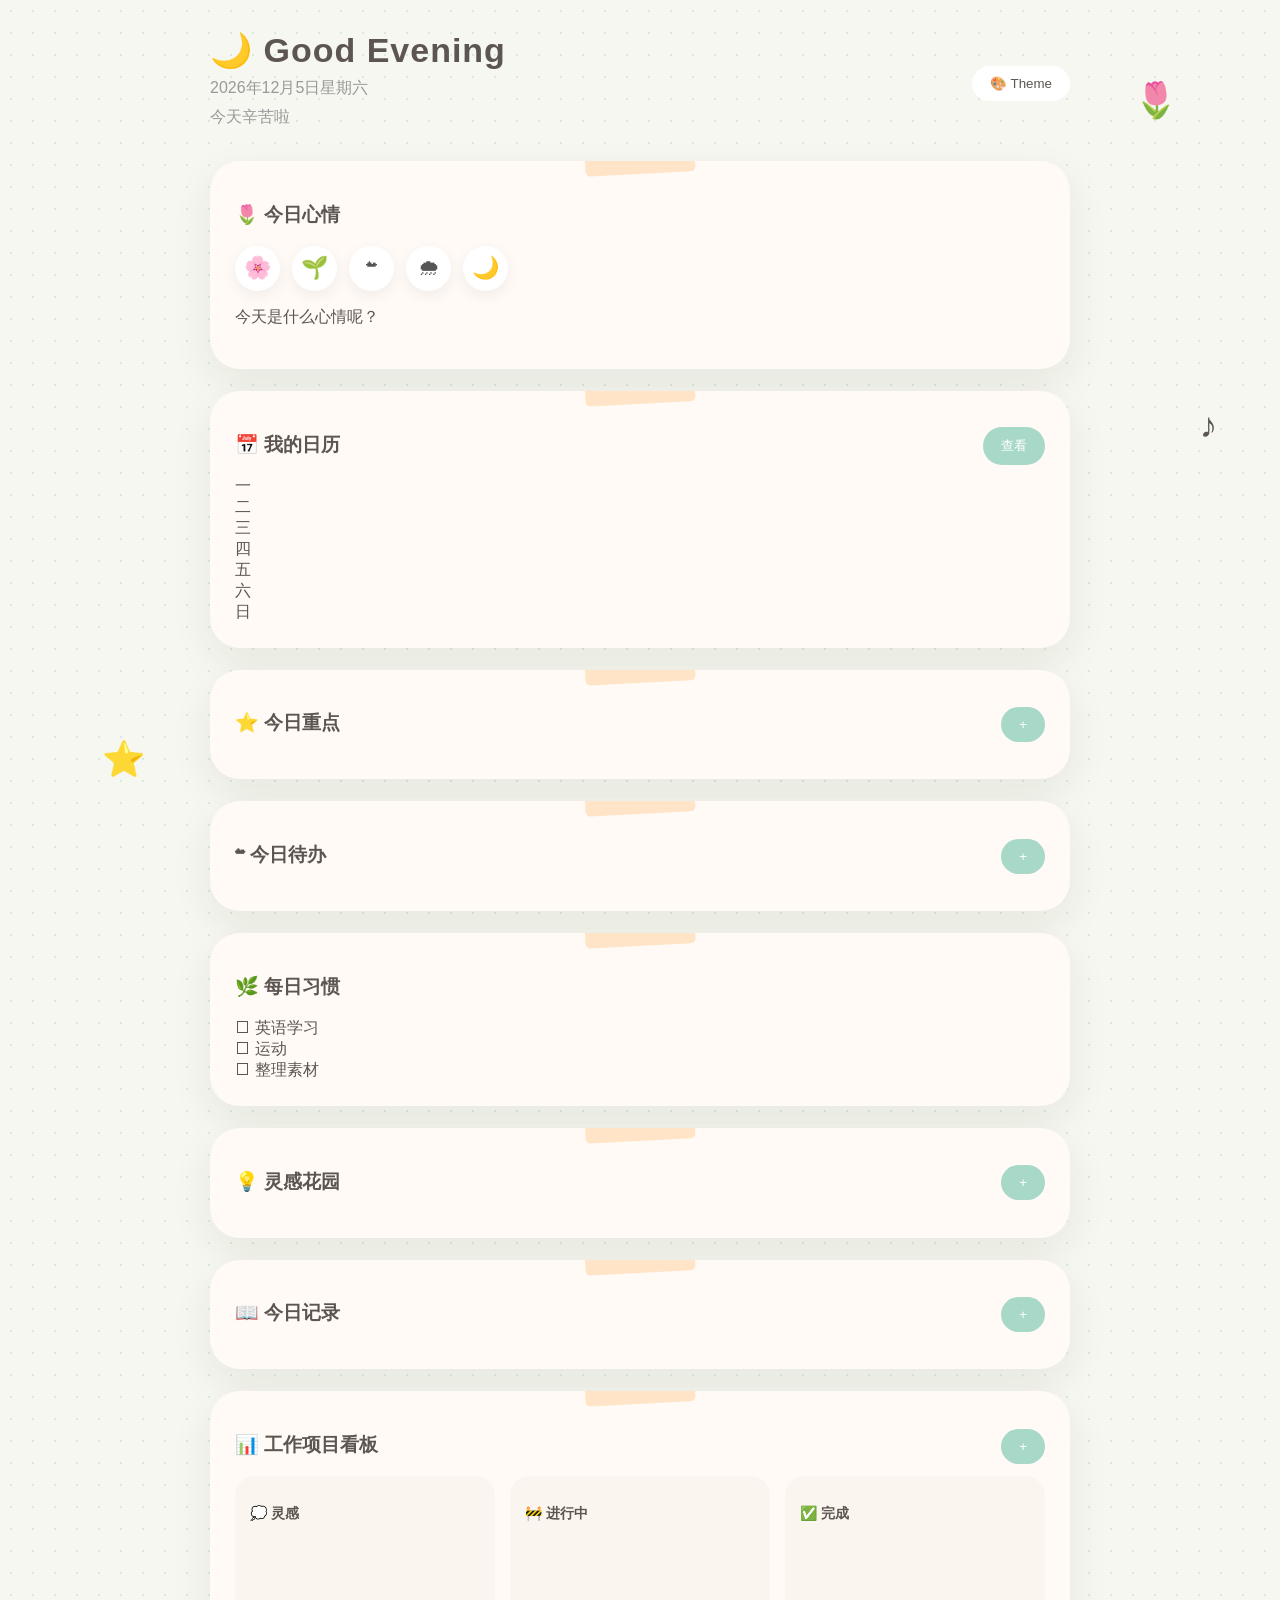
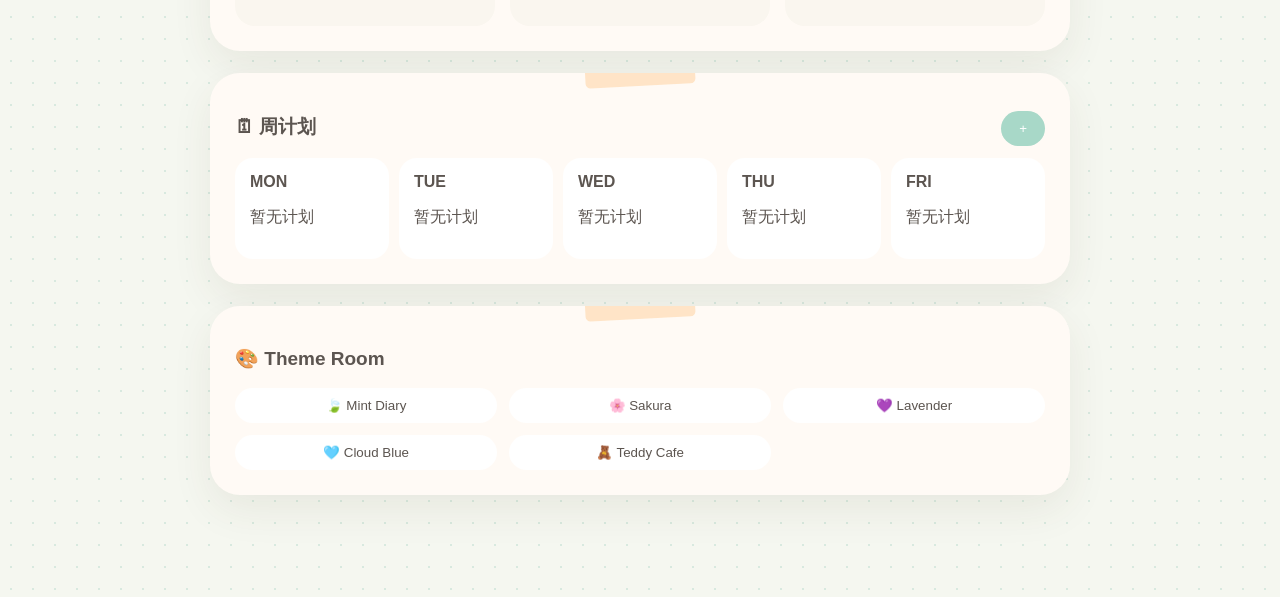
<file: index.html>
<!DOCTYPE html>

<html lang="zh-CN">


<head>


<meta charset="UTF-8">


<meta name="viewport" content="width=device-width, initial-scale=1.0">


<title>
Daynote V4.2 · Life Planner
</title>


<link rel="stylesheet" href="style.css">


</head>



<body>


<div class="sticker sticker-flower">
🌷
</div>


<div class="sticker sticker-star">
⭐
</div>


<div class="sticker sticker-note">
♪
</div>




<div class="app">



<!-- =================
Header
================= -->


<header class="header">


<div>


<h1 id="greeting">

🌙 Good Evening

</h1>



<p id="date">

2026年7月27日 星期一

</p>



<p id="subtitle">

今天辛苦啦，记录一下吧

</p>


</div>



<button class="theme-btn">

🎨 Theme

</button>


</header>









<!-- =================
Mood
================= -->


<section class="card paper">


<div class="tape"></div>


<h2>

🌷 今日心情

</h2>



<div class="mood-list">


<button onclick="setMood('🌸 开心')">

🌸

</button>



<button onclick="setMood('🌱 平静')">

🌱

</button>



<button onclick="setMood('☁ 普通')">

☁

</button>



<button onclick="setMood('🌧 疲惫')">

🌧

</button>



<button onclick="setMood('🌙 emo')">

🌙

</button>


</div>



<p id="moodText">

今天是什么心情呢？

</p>


</section>









<!-- =================
Calendar
================= -->


<section class="card paper">


<div class="section-title">


<h2>

📅 我的日历

</h2>


<button onclick="openCalendar()">

查看

</button>


</div>



<div class="mini-calendar">


<div>

一

</div>


<div>

二

</div>


<div>

三

</div>


<div>

四

</div>


<div>

五

</div>


<div>

六

</div>


<div>

日

</div>


</div>



<div id="miniDays">


</div>



</section>









<!-- =================
Focus
================= -->


<section class="card paper">


<div class="section-title">


<h2>

⭐ 今日重点

</h2>


<button onclick="openFocus()">

+

</button>


</div>



<div id="focusList">


</div>


</section>









<!-- =================
Todo
================= -->


<section class="card paper">


<div class="section-title">


<h2>

☁ 今日待办

</h2>



<button onclick="openTask()">

+

</button>


</div>



<div id="taskList">


</div>



</section>








<!-- =================
Routine
================= -->


<section class="card paper">


<div class="section-title">


<h2>

🌿 每日习惯

</h2>


</div>



<div class="habit-list">


<div class="habit">

☐ 英语学习

</div>


<div class="habit">

☐ 运动

</div>


<div class="habit">

☐ 整理素材

</div>



</div>


</section>
<!-- =================
灵感花园
================= -->


<section class="card paper">


<div class="section-title">


<h2>

💡 灵感花园

</h2>


<button onclick="openIdea()">

+

</button>


</div>



<div id="ideaList">


</div>


</section>









<!-- =================
今日记录
================= -->


<section class="card paper">


<div class="section-title">


<h2>

📖 今日记录

</h2>


<button onclick="openDiary()">

+

</button>


</div>



<div id="diaryList">


</div>



</section>









<!-- =================
工作项目看板
================= -->


<section class="card paper">


<div class="section-title">


<h2>

📊 工作项目看板

</h2>


<button onclick="openProject()">

+

</button>


</div>




<div class="board">



<div class="board-column">


<h3>

💭 灵感

</h3>


<div id="ideaBoard">


</div>


</div>






<div class="board-column">


<h3>

🚧 进行中

</h3>


<div id="doingBoard">


</div>


</div>






<div class="board-column">


<h3>

✅ 完成

</h3>


<div id="doneBoard">


</div>


</div>




</div>



</section>









<!-- =================
周计划
================= -->


<section class="card paper">


<div class="section-title">


<h2>

🗓 周计划

</h2>


<button onclick="openWeek()">

+

</button>


</div>




<div class="week-grid">



<div>

<h4>

MON

</h4>

<p>

暂无计划

</p>

</div>




<div>

<h4>

TUE

</h4>

<p>

暂无计划

</p>

</div>




<div>

<h4>

WED

</h4>

<p>

暂无计划

</p>

</div>




<div>

<h4>

THU

</h4>

<p>

暂无计划

</p>

</div>




<div>

<h4>

FRI

</h4>

<p>

暂无计划

</p>

</div>




</div>



</section>









<!-- =================
Theme Room
================= -->


<section class="card paper">


<h2>

🎨 Theme Room

</h2>



<div class="theme-grid">



<button onclick="changeTheme('mint')">

🍃

Mint Diary

</button>



<button onclick="changeTheme('pink')">

🌸

Sakura

</button>



<button onclick="changeTheme('purple')">

💜

Lavender

</button>



<button onclick="changeTheme('blue')">

🩵

Cloud Blue

</button>



<button onclick="changeTheme('cream')">

🧸

Teddy Cafe

</button>



</div>


</section>









</div>









<!-- =================
弹窗区域
================= -->



<!-- 今日重点 -->


<div class="modal hidden" id="focusModal">


<div class="modal-box">


<h2>

⭐ 今日重点

</h2>


<textarea
id="focusInput"
placeholder="今天最重要的一件事">
</textarea>


<button onclick="saveFocus()">

保存

</button>


<button onclick="closeModal('focusModal')">

取消

</button>



</div>


</div>









<!-- 任务 -->


<div class="modal hidden" id="taskModal">


<div class="modal-box">


<h2>

☁ 新建任务

</h2>


<input
id="taskInput"
placeholder="输入任务">



<textarea
id="taskNote"
placeholder="备注">
</textarea>



<button onclick="saveTask()">

保存

</button>



<button onclick="closeModal('taskModal')">

取消

</button>


</div>


</div>









<!-- 灵感 -->


<div class="modal hidden" id="ideaModal">


<div class="modal-box">


<h2>

💡 灵感

</h2>


<textarea
id="ideaInput"
placeholder="记录灵感">
</textarea>



<button onclick="saveIdea()">

保存

</button>



<button onclick="closeModal('ideaModal')">

取消

</button>


</div>


</div>









<!-- 日记 -->


<div class="modal hidden" id="diaryModal">


<div class="modal-box">


<h2>

📖 今日记录

</h2>


<textarea
id="diaryInput"
placeholder="记录今天">
</textarea>



<button onclick="saveDiary()">

保存

</button>



<button onclick="closeModal('diaryModal')">

取消

</button>


</div>


</div>









<!-- 项目 -->


<div class="modal hidden" id="projectModal">


<div class="modal-box">


<h2>

📊 新项目

</h2>


<input
id="projectName"
placeholder="项目名称">


<select id="projectStatus">


<option value="idea">

💭 灵感

</option>


<option value="doing">

🚧 进行中

</option>


<option value="done">

✅ 完成

</option>


</select>



<button onclick="saveProject()">

保存

</button>



<button onclick="closeModal('projectModal')">

取消

</button>



</div>


</div>









<!-- 周计划 -->


<div class="modal hidden" id="weekModal">


<div class="modal-box">


<h2>

🗓 周计划

</h2>



<textarea
id="weekInput"
placeholder="写下本周计划">
</textarea>



<button onclick="saveWeek()">

保存

</button>


<button onclick="closeModal('weekModal')">

取消

</button>


</div>


</div>









<script src="app.js"></script>


</body>

</html>
</file>
<file: style.css>
/* =========================
 Daynote V4.2
 Korean / Japanese Planner Style
========================= */


:root{


--bg:#f5f7f0;

--paper:#fffaf5;

--primary:#a8d8c8;

--secondary:#e4f2ec;

--text:#5c5550;

--sub:#999;


}







*{

box-sizing:border-box;

}





body{


margin:0;


min-height:100vh;


font-family:


"PingFang SC",
"Microsoft YaHei",
sans-serif;


color:var(--text);



background-color:var(--bg);



background-image:


radial-gradient(

#d8e9df 1px,

transparent 1px

);



background-size:

22px 22px;



transition:.5s;


}





.app{


max-width:900px;


margin:auto;


padding:

30px 20px 80px;


}









/* =================
贴纸
================= */


.sticker{


position:fixed;


font-size:35px;


z-index:-1;


animation:

float 4s infinite;


}



.sticker-flower{


top:80px;


right:8%;


}



.sticker-star{


bottom:120px;


left:8%;


}



.sticker-note{


top:45%;


right:5%;


}





@keyframes float{


50%{

transform:translateY(-10px);

}


}









/* =================
Header
================= */


.header{


display:flex;


justify-content:space-between;


align-items:center;


margin-bottom:25px;


}



.header h1{


font-size:34px;


font-weight:600;


margin:0;


letter-spacing:1px;


}



.header p{


margin:8px 0;


color:var(--sub);


}



.theme-btn{


background:white;


color:var(--text);


}









/* =================
卡片
================= */


.card{


background:

var(--paper);


border-radius:30px;


padding:25px;


margin-bottom:22px;



box-shadow:

0 15px 40px

rgba(80,60,40,.08);



position:relative;


overflow:hidden;



animation:

pageIn .5s;


}





@keyframes pageIn{


from{

opacity:0;

transform:

translateY(20px);

}


to{

opacity:1;

}

}





.paper::before{


content:"";


position:absolute;


top:-15px;


left:50%;


transform:

translateX(-50%)
rotate(-3deg);



width:110px;


height:28px;


background:

rgba(255,220,180,.7);


border-radius:5px;


}








/* 标题 */


h2{


font-size:19px;


margin-bottom:18px;


}



.section-title{


display:flex;


justify-content:space-between;


align-items:center;


}








/* =================
按钮
================= */


button{


border:none;


background:

var(--primary);


color:white;


padding:

10px 18px;


border-radius:25px;


cursor:pointer;


transition:.3s;


}




button:hover{


transform:

translateY(-3px);


}









/* =================
输入
================= */


input,

textarea,

select{


width:100%;


border:none;


outline:none;


background:#f7f2ec;


border-radius:18px;


padding:14px;


margin-bottom:12px;


font-size:14px;


}



textarea{


height:120px;


resize:none;


}









/* =================
心情
================= */


.mood-list{


display:flex;


gap:12px;


}



.mood-list button{


width:45px;


height:45px;


padding:0;


background:white;


color:#555;


font-size:22px;


box-shadow:

0 5px 15px rgba(0,0,0,.06);


}








/* =================
列表
================= */


.task-item,

.focus-item,

.idea-item,


.project-card{


background:white;


padding:15px;


border-radius:20px;


margin-top:12px;


}



.task-item{


display:flex;


justify-content:space-between;


align-items:center;


}





.complete{


text-decoration:line-through;


opacity:.45;


}








/* =================
看板
================= */


.board{


display:grid;


grid-template-columns:

repeat(3,1fr);


gap:15px;


}




.board-column{


background:#faf6ef;


border-radius:20px;


padding:15px;


min-height:150px;


}



.board-column h3{


font-size:14px;


}









/* =================
周计划
================= */


.week-grid{


display:grid;


grid-template-columns:

repeat(5,1fr);


gap:10px;


}



.week-grid div{


background:white;


padding:15px;


border-radius:18px;


min-height:100px;


}



.week-grid h4{


margin:0;


}









/* =================
主题
================= */


.theme-grid{


display:grid;


grid-template-columns:

repeat(3,1fr);


gap:12px;


}



.theme-grid button{


background:white;


color:var(--text);


}









/* =================
弹窗
================= */


.modal{


position:fixed;


inset:0;


background:

rgba(0,0,0,.25);


display:flex;


align-items:center;


justify-content:center;


z-index:999;


}




.hidden{


display:none;


}



.modal-box{


width:90%;


max-width:420px;


background:white;


border-radius:30px;


padding:30px;


box-shadow:

0 20px 60px rgba(0,0,0,.15);


}









/* =================
主题
================= */


body.mint{


--bg:#eef8f3;

--primary:#a8d8c8;


}



body.pink{


--bg:#fff1f5;

--primary:#e8b6c5;


}



body.purple{


--bg:#f6f0fa;

--primary:#c7b5e4;


}



body.blue{


--bg:#f0f7fc;

--primary:#a8cde8;


}



body.cream{


--bg:#faf3e8;

--primary:#d9b98c;


}









@media(max-width:700px){


.board{


grid-template-columns:1fr;


}



.week-grid{


grid-template-columns:repeat(2,1fr);


}



.header{


align-items:flex-start;


}



.header h1{


font-size:26px;


}


}
</file>
